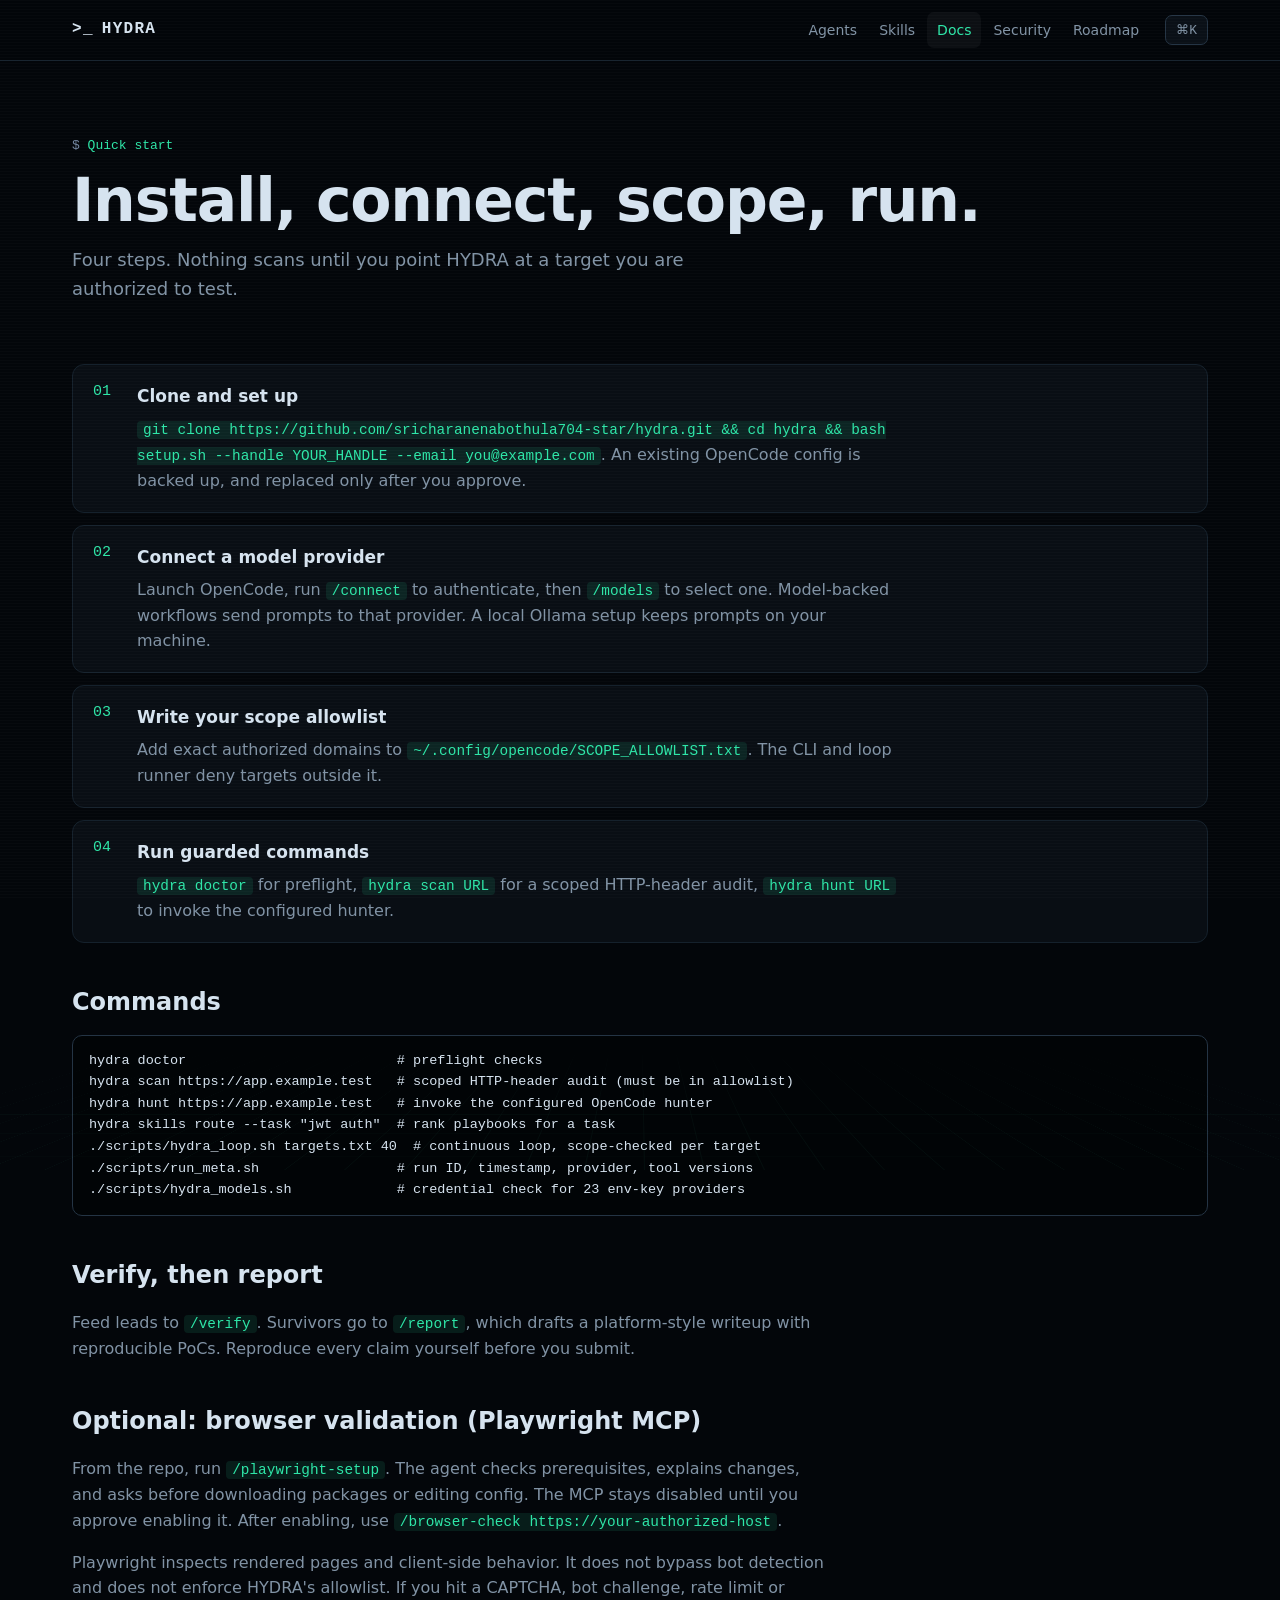
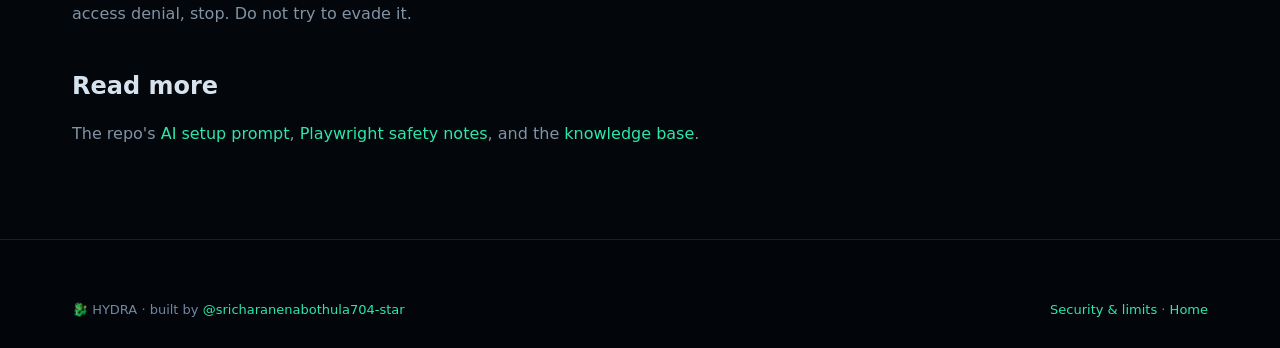
<file: docs.html>
<!DOCTYPE html>
<html lang="en">
<head>
<script>document.documentElement.classList.add("js")</script>
<meta charset="UTF-8">
<meta name="viewport" content="width=device-width, initial-scale=1">
<title>Docs · HYDRA</title>
<meta name="description" content="HYDRA quick start: install, connect a model provider, set the scope allowlist and run guarded commands.">
<meta name="theme-color" content="#03060a">
<link rel="canonical" href="https://sricharanenabothula704-star.github.io/hydra-site-v2/docs.html">
<meta property="og:url" content="https://sricharanenabothula704-star.github.io/hydra-site-v2/docs.html">
<meta property="og:site_name" content="HYDRA">
<meta property="og:type" content="article">
<meta property="og:title" content="Docs · HYDRA">
<meta property="og:description" content="HYDRA quick start: install, connect a model provider, set the scope allowlist and run guarded commands.">
<meta property="og:image" content="https://sricharanenabothula704-star.github.io/hydra-site-v2/og.png">
<meta property="og:image:alt" content="HYDRA: 7 AI agents for scoped bug bounty work">
<meta name="twitter:card" content="summary_large_image">
<meta name="twitter:title" content="Docs · HYDRA">
<meta name="twitter:description" content="HYDRA quick start: install, connect a model provider, set the scope allowlist and run guarded commands.">
<meta name="twitter:image" content="https://sricharanenabothula704-star.github.io/hydra-site-v2/og.png">
<script type="application/ld+json">{"@context": "https://schema.org", "@graph": [{"@type": "TechArticle", "headline": "HYDRA quick start", "description": "HYDRA quick start: install, connect a model provider, set the scope allowlist and run guarded commands.", "url": "https://sricharanenabothula704-star.github.io/hydra-site-v2/docs.html", "author": {"@type": "Person", "name": "sricharanenabothula704-star"}}]}</script>
<link rel="icon" href="data:image/svg+xml,<svg xmlns='http://www.w3.org/2000/svg' viewBox='0 0 24 24' fill='none' stroke='%232ee6a8' stroke-width='2'><path d='M12 2c1 4-3 5-3 9a3 3 0 0 0 6 0c0-2-1-3-1-3s3 1 3 4a5 5 0 0 1-10 0c0-5 4-6 5-10z'/></svg>">
<link rel="stylesheet" href="assets/style.css">
<script type="module" src="assets/app.js"></script>
</head>
<body data-scene="docs">
<a class="skip" href="#main">Skip to content</a>

<header class="site-header"><nav class="nav" aria-label="Main">
  <div class="nav-in">
    <a class="logo" href="index.html"><span class="prompt">&gt;_</span> HYDRA</a>
    <div class="nav-links">
      <a href="agents.html">Agents</a>
      <a href="skills.html">Skills</a>
      <a href="docs.html" aria-current="page">Docs</a>
      <a href="security.html">Security</a>
      <a href="roadmap.html">Roadmap</a>
    </div>
    <div class="nav-right"><button class="pal-btn" type="button" aria-label="Open command palette">⌘K</button></div>
    <button class="nav-toggle" type="button" aria-expanded="false" aria-label="Menu">menu</button>
  </div>
</nav></header>

<div class="palette" id="palette" role="dialog" aria-modal="true" aria-label="Command palette">
  <div class="palette-box">
    <input class="palette-input" id="palInput" placeholder="jump to… (type to filter)" aria-label="Filter commands" autocomplete="off">
    <ul class="palette-list" id="palList" role="listbox"></ul>
  </div>
</div>
<canvas class="rain" id="rain" aria-hidden="true"></canvas>

<main id="main">
<section class="page-hero">
  <div class="wrap">
    <span class="kicker">Quick start</span>
    <h1>Install, connect, scope, run.</h1>
    <p>Four steps. Nothing scans until you point HYDRA at a target you are authorized to test.</p>
  </div>
</section>

<section style="padding-top:20px">
  <div class="wrap prose">
    <div class="steps">
      <div class="step"><h3>Clone and set up</h3><p><code>git clone https://github.com/sricharanenabothula704-star/hydra.git &amp;&amp; cd hydra &amp;&amp; bash setup.sh --handle YOUR_HANDLE --email you@example.com</code>. An existing OpenCode config is backed up, and replaced only after you approve.</p></div>
      <div class="step"><h3>Connect a model provider</h3><p>Launch OpenCode, run <code>/connect</code> to authenticate, then <code>/models</code> to select one. Model-backed workflows send prompts to that provider. A local Ollama setup keeps prompts on your machine.</p></div>
      <div class="step"><h3>Write your scope allowlist</h3><p>Add exact authorized domains to <code>~/.config/opencode/SCOPE_ALLOWLIST.txt</code>. The CLI and loop runner deny targets outside it.</p></div>
      <div class="step"><h3>Run guarded commands</h3><p><code>hydra doctor</code> for preflight, <code>hydra scan URL</code> for a scoped HTTP-header audit, <code>hydra hunt URL</code> to invoke the configured hunter.</p></div>
    </div>

    <h2>Commands</h2>
<pre>hydra doctor                          # preflight checks
hydra scan https://app.example.test   # scoped HTTP-header audit (must be in allowlist)
hydra hunt https://app.example.test   # invoke the configured OpenCode hunter
hydra skills route --task "jwt auth"  # rank playbooks for a task
./scripts/hydra_loop.sh targets.txt 40  # continuous loop, scope-checked per target
./scripts/run_meta.sh                 # run ID, timestamp, provider, tool versions
./scripts/hydra_models.sh             # credential check for 23 env-key providers</pre>

    <h2>Verify, then report</h2>
    <p>Feed leads to <code>/verify</code>. Survivors go to <code>/report</code>, which drafts a platform-style writeup with reproducible PoCs. Reproduce every claim yourself before you submit.</p>

    <h2>Optional: browser validation (Playwright MCP)</h2>
    <p>From the repo, run <code>/playwright-setup</code>. The agent checks prerequisites, explains changes, and asks before downloading packages or editing config. The MCP stays disabled until you approve enabling it. After enabling, use <code>/browser-check https://your-authorized-host</code>.</p>
    <p>Playwright inspects rendered pages and client-side behavior. It does not bypass bot detection and does not enforce HYDRA's allowlist. If you hit a CAPTCHA, bot challenge, rate limit or access denial, stop. Do not try to evade it.</p>

    <h2>Read more</h2>
    <p>The repo's <a href="https://github.com/sricharanenabothula704-star/hydra/blob/main/docs/AI_SETUP_PROMPT.md">AI setup prompt</a>, <a href="https://github.com/sricharanenabothula704-star/hydra/blob/main/docs/PLAYWRIGHT_MCP.md">Playwright safety notes</a>, and the <a href="https://github.com/sricharanenabothula704-star/hydra/tree/main/knowledge_base">knowledge base</a>.</p>
  </div>
</section>
</main>

<footer>
  <div class="wrap">
    <div class="foot-bottom" style="margin-top:0;border-top:0;padding-top:0">
      <span>🐉 HYDRA · built by <a href="https://github.com/sricharanenabothula704-star" target="_blank" rel="noopener">@sricharanenabothula704-star</a></span>
      <span><a href="security.html">Security &amp; limits</a> · <a href="index.html">Home</a></span>
    </div>
  </div>
</footer>
</body>
</html>
</file>
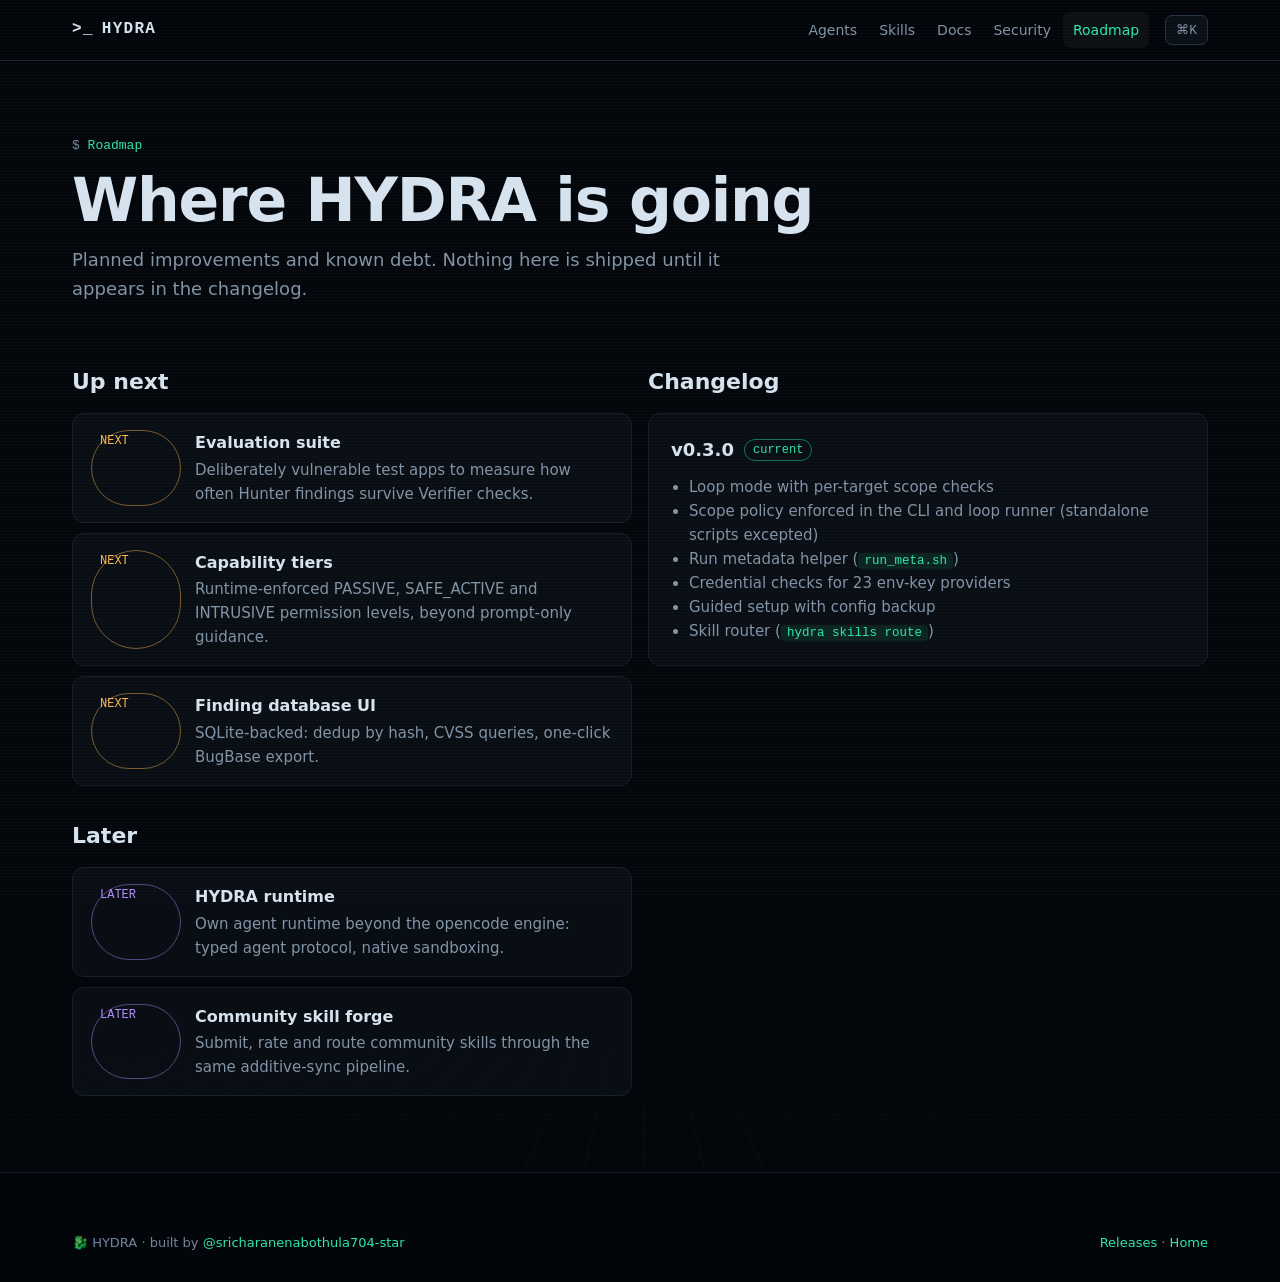
<file: roadmap.html>
<!DOCTYPE html>
<html lang="en">
<head>
<script>document.documentElement.classList.add("js")</script>
<meta charset="UTF-8">
<meta name="viewport" content="width=device-width, initial-scale=1">
<title>Roadmap · HYDRA</title>
<meta name="description" content="HYDRA's roadmap and v0.3.0 changelog: what shipped, what is next, what is later.">
<meta name="theme-color" content="#03060a">
<link rel="canonical" href="https://sricharanenabothula704-star.github.io/hydra-site-v2/roadmap.html">
<meta property="og:url" content="https://sricharanenabothula704-star.github.io/hydra-site-v2/roadmap.html">
<meta property="og:site_name" content="HYDRA">
<meta property="og:type" content="website">
<meta property="og:title" content="Roadmap · HYDRA">
<meta property="og:description" content="HYDRA&#x27;s roadmap and v0.3.0 changelog: what shipped, what is next, what is later.">
<meta property="og:image" content="https://sricharanenabothula704-star.github.io/hydra-site-v2/og.png">
<meta property="og:image:alt" content="HYDRA: 7 AI agents for scoped bug bounty work">
<meta name="twitter:card" content="summary_large_image">
<meta name="twitter:title" content="Roadmap · HYDRA">
<meta name="twitter:description" content="HYDRA&#x27;s roadmap and v0.3.0 changelog: what shipped, what is next, what is later.">
<meta name="twitter:image" content="https://sricharanenabothula704-star.github.io/hydra-site-v2/og.png">
<script type="application/ld+json">{"@context": "https://schema.org", "@graph": [{"@type": "CreativeWork", "name": "HYDRA roadmap", "description": "HYDRA's roadmap and v0.3.0 changelog: what shipped, what is next, what is later.", "url": "https://sricharanenabothula704-star.github.io/hydra-site-v2/roadmap.html", "author": {"@type": "Person", "name": "sricharanenabothula704-star"}}]}</script>
<link rel="icon" href="data:image/svg+xml,<svg xmlns='http://www.w3.org/2000/svg' viewBox='0 0 24 24' fill='none' stroke='%232ee6a8' stroke-width='2'><path d='M12 2c1 4-3 5-3 9a3 3 0 0 0 6 0c0-2-1-3-1-3s3 1 3 4a5 5 0 0 1-10 0c0-5 4-6 5-10z'/></svg>">
<link rel="stylesheet" href="assets/style.css">
<script type="module" src="assets/app.js"></script>
</head>
<body data-scene="roadmap">
<a class="skip" href="#main">Skip to content</a>

<header class="site-header"><nav class="nav" aria-label="Main">
  <div class="nav-in">
    <a class="logo" href="index.html"><span class="prompt">&gt;_</span> HYDRA</a>
    <div class="nav-links">
      <a href="agents.html">Agents</a>
      <a href="skills.html">Skills</a>
      <a href="docs.html">Docs</a>
      <a href="security.html">Security</a>
      <a href="roadmap.html" aria-current="page">Roadmap</a>
    </div>
    <div class="nav-right"><button class="pal-btn" type="button" aria-label="Open command palette">⌘K</button></div>
    <button class="nav-toggle" type="button" aria-expanded="false" aria-label="Menu">menu</button>
  </div>
</nav></header>

<div class="palette" id="palette" role="dialog" aria-modal="true" aria-label="Command palette">
  <div class="palette-box">
    <input class="palette-input" id="palInput" placeholder="jump to… (type to filter)" aria-label="Filter commands" autocomplete="off">
    <ul class="palette-list" id="palList" role="listbox"></ul>
  </div>
</div>
<canvas class="rain" id="rain" aria-hidden="true"></canvas>

<main id="main">
<section class="page-hero">
  <div class="wrap">
    <span class="kicker">Roadmap</span>
    <h1>Where HYDRA is going</h1>
    <p>Planned improvements and known debt. Nothing here is shipped until it appears in the changelog.</p>
  </div>
</section>

<section style="padding-top:20px">
  <div class="wrap grid-2" style="align-items:start">
    <div>
      <h2 style="font-size:22px;margin:0 0 14px">Up next</h2>
      <div class="roadmap">
        <div class="ritem rv"><span class="tag next">NEXT</span><div><b>Evaluation suite</b><p>Deliberately vulnerable test apps to measure how often Hunter findings survive Verifier checks.</p></div></div>
        <div class="ritem rv"><span class="tag next">NEXT</span><div><b>Capability tiers</b><p>Runtime-enforced PASSIVE, SAFE_ACTIVE and INTRUSIVE permission levels, beyond prompt-only guidance.</p></div></div>
        <div class="ritem rv"><span class="tag next">NEXT</span><div><b>Finding database UI</b><p>SQLite-backed: dedup by hash, CVSS queries, one-click BugBase export.</p></div></div>
      </div>
      <h2 style="font-size:22px;margin:32px 0 14px">Later</h2>
      <div class="roadmap">
        <div class="ritem rv"><span class="tag later">LATER</span><div><b>HYDRA runtime</b><p>Own agent runtime beyond the opencode engine: typed agent protocol, native sandboxing.</p></div></div>
        <div class="ritem rv"><span class="tag later">LATER</span><div><b>Community skill forge</b><p>Submit, rate and route community skills through the same additive-sync pipeline.</p></div></div>
      </div>
    </div>
    <div>
      <h2 style="font-size:22px;margin:0 0 14px">Changelog</h2>
      <div class="card rv">
        <h3>v0.3.0 <span class="tag now">current</span></h3>
        <ul role="list">
          <li>Loop mode with per-target scope checks</li>
          <li>Scope policy enforced in the CLI and loop runner (standalone scripts excepted)</li>
          <li>Run metadata helper (<code>run_meta.sh</code>)</li>
          <li>Credential checks for 23 env-key providers</li>
          <li>Guided setup with config backup</li>
          <li>Skill router (<code>hydra skills route</code>)</li>
        </ul>
      </div>
    </div>
  </div>
</section>
</main>

<footer>
  <div class="wrap">
    <div class="foot-bottom" style="margin-top:0;border-top:0;padding-top:0">
      <span>🐉 HYDRA · built by <a href="https://github.com/sricharanenabothula704-star" target="_blank" rel="noopener">@sricharanenabothula704-star</a></span>
      <span><a href="https://github.com/sricharanenabothula704-star/hydra/releases">Releases</a> · <a href="index.html">Home</a></span>
    </div>
  </div>
</footer>
</body>
</html>
</file>
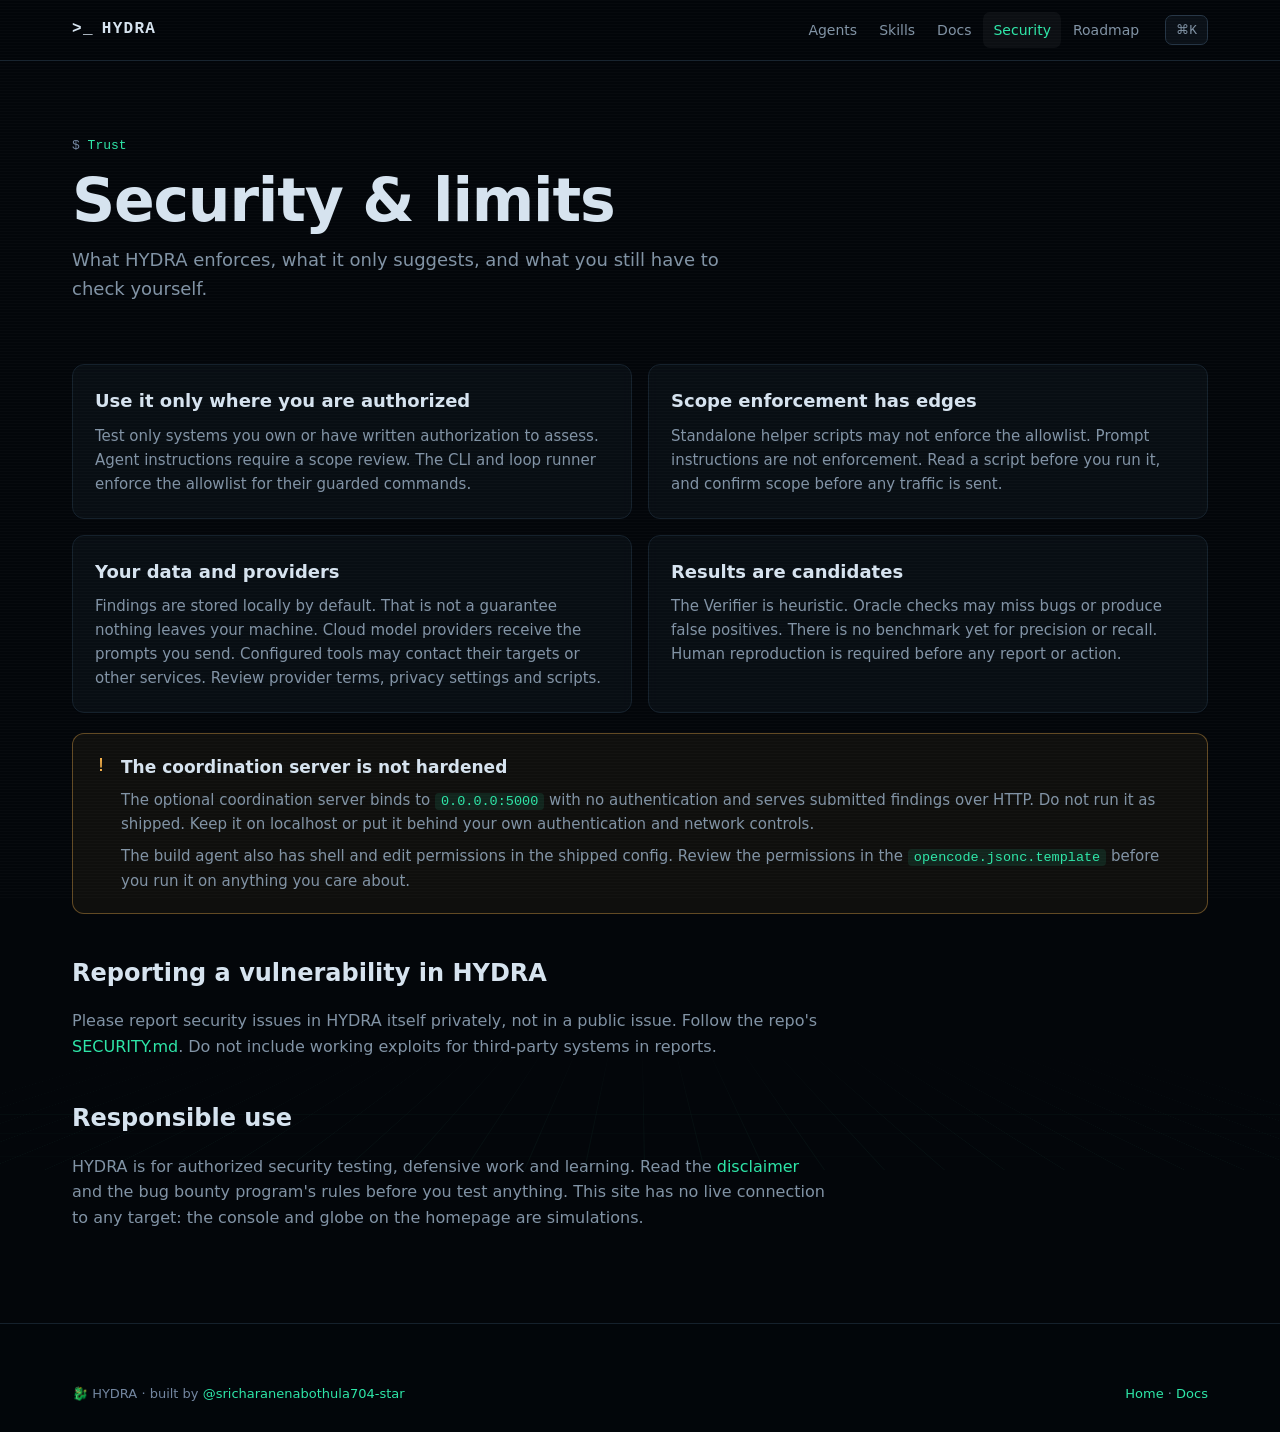
<file: security.html>
<!DOCTYPE html>
<html lang="en">
<head>
<script>document.documentElement.classList.add("js")</script>
<meta charset="UTF-8">
<meta name="viewport" content="width=device-width, initial-scale=1">
<title>Security &amp; limits · HYDRA</title>
<meta name="description" content="HYDRA's responsible-use rules, scope boundary, data handling, known limitations and security-reporting path.">
<meta name="theme-color" content="#03060a">
<link rel="canonical" href="https://sricharanenabothula704-star.github.io/hydra-site-v2/security.html">
<meta property="og:url" content="https://sricharanenabothula704-star.github.io/hydra-site-v2/security.html">
<meta property="og:site_name" content="HYDRA">
<meta property="og:type" content="website">
<meta property="og:title" content="Security &amp;amp; limits · HYDRA">
<meta property="og:description" content="HYDRA&#x27;s responsible-use rules, scope boundary, data handling, known limitations and security-reporting path.">
<meta property="og:image" content="https://sricharanenabothula704-star.github.io/hydra-site-v2/og.png">
<meta property="og:image:alt" content="HYDRA: 7 AI agents for scoped bug bounty work">
<meta name="twitter:card" content="summary_large_image">
<meta name="twitter:title" content="Security &amp;amp; limits · HYDRA">
<meta name="twitter:description" content="HYDRA&#x27;s responsible-use rules, scope boundary, data handling, known limitations and security-reporting path.">
<meta name="twitter:image" content="https://sricharanenabothula704-star.github.io/hydra-site-v2/og.png">
<link rel="icon" href="data:image/svg+xml,<svg xmlns='http://www.w3.org/2000/svg' viewBox='0 0 24 24' fill='none' stroke='%232ee6a8' stroke-width='2'><path d='M12 2c1 4-3 5-3 9a3 3 0 0 0 6 0c0-2-1-3-1-3s3 1 3 4a5 5 0 0 1-10 0c0-5 4-6 5-10z'/></svg>">
<link rel="stylesheet" href="assets/style.css">
<script type="module" src="assets/app.js"></script>
</head>
<body data-scene="security">
<a class="skip" href="#main">Skip to content</a>

<header class="site-header"><nav class="nav" aria-label="Main">
  <div class="nav-in">
    <a class="logo" href="index.html"><span class="prompt">&gt;_</span> HYDRA</a>
    <div class="nav-links">
      <a href="agents.html">Agents</a>
      <a href="skills.html">Skills</a>
      <a href="docs.html">Docs</a>
      <a href="security.html" aria-current="page">Security</a>
      <a href="roadmap.html">Roadmap</a>
    </div>
    <div class="nav-right"><button class="pal-btn" type="button" aria-label="Open command palette">⌘K</button></div>
    <button class="nav-toggle" type="button" aria-expanded="false" aria-label="Menu">menu</button>
  </div>
</nav></header>

<div class="palette" id="palette" role="dialog" aria-modal="true" aria-label="Command palette">
  <div class="palette-box">
    <input class="palette-input" id="palInput" placeholder="jump to… (type to filter)" aria-label="Filter commands" autocomplete="off">
    <ul class="palette-list" id="palList" role="listbox"></ul>
  </div>
</div>
<canvas class="rain" id="rain" aria-hidden="true"></canvas>

<main id="main">
<section class="page-hero">
  <div class="wrap">
    <span class="kicker">Trust</span>
    <h1>Security &amp; limits</h1>
    <p>What HYDRA enforces, what it only suggests, and what you still have to check yourself.</p>
  </div>
</section>

<section style="padding-top:20px">
  <div class="wrap">
    <div class="grid-2">
      <div class="card rv"><h3>Use it only where you are authorized</h3><p>Test only systems you own or have written authorization to assess. Agent instructions require a scope review. The CLI and loop runner enforce the allowlist for their guarded commands.</p></div>
      <div class="card rv"><h3>Scope enforcement has edges</h3><p>Standalone helper scripts may not enforce the allowlist. Prompt instructions are not enforcement. Read a script before you run it, and confirm scope before any traffic is sent.</p></div>
      <div class="card rv"><h3>Your data and providers</h3><p>Findings are stored locally by default. That is not a guarantee nothing leaves your machine. Cloud model providers receive the prompts you send. Configured tools may contact their targets or other services. Review provider terms, privacy settings and scripts.</p></div>
      <div class="card rv"><h3>Results are candidates</h3><p>The Verifier is heuristic. Oracle checks may miss bugs or produce false positives. There is no benchmark yet for precision or recall. Human reproduction is required before any report or action.</p></div>
    </div>

    <div class="callout rv" style="margin-top:20px">
      <div class="sym">!</div>
      <div>
        <h3>The coordination server is not hardened</h3>
        <p>The optional coordination server binds to <code>0.0.0.0:5000</code> with no authentication and serves submitted findings over HTTP. Do not run it as shipped. Keep it on localhost or put it behind your own authentication and network controls.</p>
        <p>The build agent also has shell and edit permissions in the shipped config. Review the permissions in the <code>opencode.jsonc.template</code> before you run it on anything you care about.</p>
      </div>
    </div>

    <h2 style="margin:40px 0 12px;font-size:24px">Reporting a vulnerability in HYDRA</h2>
    <p style="color:var(--mute);max-width:760px">Please report security issues in HYDRA itself privately, not in a public issue. Follow the repo's <a href="https://github.com/sricharanenabothula704-star/hydra/blob/main/SECURITY.md">SECURITY.md</a>. Do not include working exploits for third-party systems in reports.</p>

    <h2 style="margin:40px 0 12px;font-size:24px">Responsible use</h2>
    <p style="color:var(--mute);max-width:760px">HYDRA is for authorized security testing, defensive work and learning. Read the <a href="https://github.com/sricharanenabothula704-star/hydra/blob/main/DISCLAIMER.md">disclaimer</a> and the bug bounty program's rules before you test anything. This site has no live connection to any target: the console and globe on the homepage are simulations.</p>
  </div>
</section>
</main>

<footer>
  <div class="wrap">
    <div class="foot-bottom" style="margin-top:0;border-top:0;padding-top:0">
      <span>🐉 HYDRA · built by <a href="https://github.com/sricharanenabothula704-star" target="_blank" rel="noopener">@sricharanenabothula704-star</a></span>
      <span><a href="index.html">Home</a> · <a href="docs.html">Docs</a></span>
    </div>
  </div>
</footer>
</body>
</html>
</file>
<file: assets/style.css>
/* HYDRA v2 — full-3D hacker console.
   Works without JS or WebGL: 3D canvases are progressive, and .no-3d shows static fallbacks. */

:root {
  --bg: #03060a;
  --panel: rgba(10, 16, 23, 0.82);
  --panel-solid: #0a1017;
  --line: #15212c;
  --line-2: #243444;
  --text: #d6e3ef;
  --mute: #8193a5;
  --faint: #7386a0;
  --green: #2ee6a8;
  --red: #ff4d5e;
  --amber: #ffb84d;
  --blue: #4db8ff;
  --violet: #b18cff;
  --cyan: #38f0ff;
  --mono: ui-monospace, SFMono-Regular, Consolas, "Liberation Mono", Menlo, monospace;
  --sans: system-ui, -apple-system, "Segoe UI", Roboto, "Helvetica Neue", Arial, sans-serif;
  --radius: 12px;
  --maxw: 1180px;
}

*, *::before, *::after { box-sizing: border-box; }
html { color-scheme: dark; scroll-behavior: smooth; -webkit-text-size-adjust: 100%; }
body {
  margin: 0;
  background: var(--bg);
  color: var(--text);
  font-family: var(--sans);
  font-size: 16px;
  line-height: 1.6;
  overflow-x: hidden;
}
body::before {
  /* perspective floor grid behind everything */
  content: "";
  position: fixed;
  left: -20%;
  right: -20%;
  bottom: -30%;
  height: 70vh;
  background-image:
    linear-gradient(rgba(46, 230, 168, 0.12) 1px, transparent 1px),
    linear-gradient(90deg, rgba(46, 230, 168, 0.12) 1px, transparent 1px);
  background-size: 60px 60px;
  transform: perspective(500px) rotateX(62deg);
  transform-origin: center bottom;
  opacity: 0.35;
  pointer-events: none;
  z-index: 0;
  -webkit-mask-image: linear-gradient(to top, #000 10%, transparent 70%);
  mask-image: linear-gradient(to top, #000 10%, transparent 70%);
}
body::after {
  content: "";
  position: fixed;
  inset: 0;
  pointer-events: none;
  z-index: 200;
  background: repeating-linear-gradient(to bottom, rgba(255,255,255,0.02) 0 1px, transparent 1px 3px);
}
main, footer, .nav { position: relative; z-index: 1; }

img, svg, canvas { display: block; max-width: 100%; }
a { color: var(--green); text-decoration: none; }
a:hover { text-decoration: underline; }
:focus-visible { outline: 2px solid var(--cyan); outline-offset: 3px; border-radius: 4px; }
code, kbd { font-family: var(--mono); font-size: 0.9em; }
code { overflow-wrap: anywhere; }
code { color: var(--green); background: rgba(46,230,168,0.1); padding: 1px 6px; border-radius: 4px; }
kbd {
  border: 1px solid var(--line-2);
  border-bottom-width: 2px;
  border-radius: 5px;
  padding: 1px 6px;
  color: var(--mute);
  background: var(--panel-solid);
}
.wrap { max-width: var(--maxw); margin: 0 auto; padding: 0 22px; }
section { padding: 76px 0; position: relative; }
.visually-hidden { position: absolute; width: 1px; height: 1px; overflow: hidden; clip: rect(0 0 0 0); white-space: nowrap; }

/* ---------- type ---------- */
.kicker { font-family: var(--mono); font-size: 13px; color: var(--green); display: inline-block; margin-bottom: 12px; }
.kicker::before { content: "$ "; color: var(--faint); }
.sec-head { margin-bottom: 44px; max-width: 780px; }
.sec-head h2 { font-size: clamp(28px, 4.2vw, 44px); line-height: 1.12; margin: 0 0 14px; letter-spacing: -0.02em; }
.sec-head p { color: var(--mute); margin: 0; font-size: 17px; }
.grad {
  background: linear-gradient(90deg, var(--green), var(--cyan) 50%, var(--violet));
  -webkit-background-clip: text;
  background-clip: text;
  color: transparent;
}
.decrypt { font-family: var(--mono); }

/* ---------- buttons ---------- */
.btn {
  display: inline-flex; align-items: center; gap: 9px;
  padding: 12px 20px; border-radius: 9px;
  font: 600 15px/1 var(--sans);
  border: 1px solid var(--line-2); color: var(--text);
  background: var(--bg); cursor: pointer;
  transition: border-color .2s, box-shadow .2s, transform .2s, color .2s;
}
.btn:hover { text-decoration: none; border-color: var(--green); color: var(--green); transform: translateY(-1px); }
.btn-primary { background: var(--green); border-color: var(--green); color: #03140e; box-shadow: 0 10px 40px -12px rgba(46,230,168,.6); }
.btn-primary:hover { background: #64f2c6; color: #03140e; }
.btn-ghost:hover { box-shadow: 0 0 24px -6px rgba(46,230,168,.5); }

/* ---------- nav ---------- */
.site-header { position: sticky; top: 0; z-index: 60; }
.nav {
  position: relative;
  background: rgba(3,6,10,.72);
  backdrop-filter: blur(14px); -webkit-backdrop-filter: blur(14px);
  border-bottom: 1px solid var(--line);
}
.nav-in { max-width: var(--maxw); margin: 0 auto; padding: 12px 22px; display: flex; align-items: center; gap: 16px; }
.logo { font-family: var(--mono); font-weight: 700; letter-spacing: .08em; color: var(--text); display: inline-flex; gap: 8px; align-items: center; white-space: nowrap; }
.logo:hover { text-decoration: none; }
.logo .glyph { width: 22px; height: 22px; }
.nav-links { display: flex; gap: 2px; margin-left: auto; }
.nav-links a { color: var(--mute); font-size: 14px; padding: 7px 10px; border-radius: 7px; }
.nav-links a:hover, .nav-links a[aria-current="page"] { color: var(--text); background: rgba(255,255,255,.04); text-decoration: none; }
.nav-links a[aria-current="page"] { color: var(--green); }
.nav-right { display: flex; gap: 8px; align-items: center; }
.pal-btn {
  font: 13px var(--mono); color: var(--mute); background: var(--panel-solid);
  border: 1px solid var(--line-2); border-radius: 7px; padding: 6px 10px; cursor: pointer;
}
.pal-btn:hover { color: var(--green); border-color: var(--green); }
.nav-toggle { display: none; font: 600 14px var(--mono); color: var(--text); background: var(--panel-solid); border: 1px solid var(--line-2); border-radius: 8px; padding: 8px 12px; cursor: pointer; }


/* ---------- boot ---------- */
.boot {
  position: fixed; inset: 0; z-index: 300; background: var(--bg);
  display: flex; align-items: center; justify-content: center; padding: 24px;
  transition: opacity .5s ease, visibility .5s;
}
.boot.done { opacity: 0; visibility: hidden; }
.boot-box { width: min(640px, 100%); font: 14px/1.75 var(--mono); color: var(--mute); }
.boot-box .ok { color: var(--green); }
.boot-box .warn { color: var(--amber); }
.boot-skip { position: absolute; right: 22px; bottom: 22px; font: 13px var(--mono); color: var(--faint); background: none; border: 1px solid var(--line-2); border-radius: 6px; padding: 6px 10px; cursor: pointer; }

/* ---------- command palette ---------- */
.palette { position: fixed; inset: 0; z-index: 250; background: rgba(2,4,7,.7); backdrop-filter: blur(4px); display: none; align-items: flex-start; justify-content: center; padding-top: 14vh; }
.palette.open { display: flex; }
.palette-box { width: min(560px, calc(100% - 32px)); background: var(--panel-solid); border: 1px solid var(--line-2); border-radius: 14px; overflow: hidden; box-shadow: 0 30px 80px rgba(0,0,0,.6); }
.palette-input { width: 100%; background: none; border: 0; border-bottom: 1px solid var(--line); color: var(--text); font: 16px var(--mono); padding: 16px 18px; outline: none; }
.palette-list { list-style: none; margin: 0; padding: 6px; max-height: 360px; overflow-y: auto; }
.palette-item { display: flex; justify-content: space-between; gap: 12px; padding: 10px 12px; border-radius: 8px; color: var(--mute); cursor: pointer; font-size: 15px; }
.palette-item[aria-selected="true"] { background: rgba(46,230,168,.1); color: var(--text); }
.palette-item small { font: 12px var(--mono); color: var(--faint); }

/* ---------- hero ---------- */
.hero { min-height: calc(100vh - 62px); display: flex; align-items: center; padding: 56px 0 72px; position: relative; overflow: hidden; }
/* the 3D stage lives in the right half; copy stays on the left */
.hero-3d, .node-tags, .hero .fallback-3d {
  position: absolute; top: 0; bottom: 0; right: 0; width: 50%; height: 100%; z-index: 0;
}
.hero-3d { display: block; }
.node-tags { z-index: 2; }
.hero-grid { position: relative; z-index: 1; display: grid; grid-template-columns: minmax(0, 1.1fr) minmax(0, 1fr); gap: 40px; align-items: center; }
/* scrim keeps hero copy readable no matter what the 3D does behind it */
.hero-grid > div:first-child { position: relative; }
.hero-grid > div:first-child::before {
  content: ""; position: absolute; inset: -40px -80px -40px -40px; z-index: -1;
  background: radial-gradient(120% 120% at 20% 50%, var(--bg) 42%, rgba(3,6,10,.82) 62%, transparent 100%);
}
.badge { display: flex; width: max-content; align-items: center; gap: 8px; font: 12.5px var(--mono); color: var(--mute); border: 1px solid var(--line-2); border-radius: 999px; padding: 5px 12px; background: var(--panel-solid); margin-bottom: 24px; }
.badge .pulse { width: 8px; height: 8px; border-radius: 50%; background: var(--green); box-shadow: 0 0 0 0 rgba(46,230,168,.6); animation: pulse 2s infinite; }
@keyframes pulse { 0% { box-shadow: 0 0 0 0 rgba(46,230,168,.55);} 70% { box-shadow: 0 0 0 10px rgba(46,230,168,0);} 100% { box-shadow: 0 0 0 0 rgba(46,230,168,0);} }
.title {
  position: relative; display: block; width: max-content; margin: 0 0 14px;
  font: 800 clamp(64px, 11vw, 124px)/0.95 var(--mono); letter-spacing: .05em;
  background: linear-gradient(170deg, #eafff8 0%, var(--green) 55%, #16a37a 100%);
  -webkit-background-clip: text; background-clip: text; color: transparent;
}
.tagline { font-size: 19px; color: var(--mute); max-width: 540px; margin: 0 0 30px; }
.tagline b { color: var(--text); font-weight: 600; }
.hero-cta { display: flex; flex-wrap: wrap; gap: 12px; margin-bottom: 24px; }
.cmd { min-width: 0; display: flex; align-items: center; gap: 10px; max-width: 100%; background: rgba(2,4,6,.85); border: 1px solid var(--line-2); border-radius: 10px; padding: 10px 10px 10px 16px; font: 14px var(--mono); }
.cmd .p { color: var(--green); user-select: none; }
.cmd code { background: none; padding: 0; color: var(--text); flex: 1; min-width: 0; overflow-x: auto; white-space: nowrap; font-size: 14px; }
.copy-btn { flex: none; font: 600 13px var(--mono); color: var(--mute); background: var(--panel-solid); border: 1px solid var(--line-2); border-radius: 6px; padding: 6px 10px; cursor: pointer; }
.copy-btn:hover { color: var(--green); border-color: var(--green); }
.stat-row { display: grid; grid-template-columns: repeat(4, minmax(0, 1fr)); gap: 1px; background: var(--line); border: 1px solid var(--line); border-radius: var(--radius); overflow: hidden; margin-top: 34px; }
.stat-row div { background: var(--panel-solid); padding: 14px 12px; }
.stat-row b { display: block; font: 700 24px/1.1 var(--mono); color: var(--green); }
.stat-row span { font-size: 13px; color: var(--mute); }

/* node labels (positioned by hero3d.js) */
.node-tags { pointer-events: none; }
.node-tag {
  position: absolute; left: 0; top: 0; transform: translate(-50%, -50%);
  font: 12px var(--mono); padding: 4px 9px; border-radius: 999px;
  background: rgba(3,6,10,.8); border: 1px solid var(--c); color: var(--c);
  pointer-events: auto; cursor: pointer; white-space: nowrap; will-change: transform;
}
.node-tag:hover, .node-tag:focus-visible { background: var(--c); color: #03060a; }
.agent-panel {
  position: absolute; z-index: 3; right: 16px; bottom: 16px; width: min(340px, calc(100% - 32px));
  background: var(--panel); border: 1px solid var(--line-2); border-left: 3px solid var(--c, var(--green));
  border-radius: var(--radius); padding: 16px 18px; backdrop-filter: blur(10px); display: none;
}
.agent-panel.show { display: block; }
.agent-panel h3 { margin: 0 0 4px; font: 700 17px var(--mono); color: var(--c, var(--green)); }
.agent-panel .meta { font: 12px var(--mono); color: var(--faint); margin-bottom: 8px; }
.agent-panel p { margin: 0; color: var(--mute); font-size: 14.5px; }
.agent-panel .x { position: absolute; top: 8px; right: 10px; background: none; border: 0; color: var(--faint); cursor: pointer; font-size: 18px; }

/* no-WebGL / reduced-motion fallback: each scene gets .is-3d only after it starts */
.fallback-3d { display: none; }
.hero:not(.is-3d) .hero-3d,
.pipe-wrap:not(.is-3d) .pipe-canvas,
.scene-frame:not(.is-3d) .map-canvas,
.const-wrap:not(.is-3d) .const-canvas { display: none; }
.hero:not(.is-3d) .fallback-3d { display: block; }
.scene-frame:not(.is-3d)::after,
.const-wrap:not(.is-3d)::after {
  content: attr(data-fallback);
  position: absolute;
  left: 50%;
  top: 50%;
  transform: translate(-50%, -50%);
  font: 13px var(--mono);
  color: var(--faint);
  text-align: center;
  max-width: 80%;
}
.fallback-ring {
  width: min(360px, 80vw); aspect-ratio: 1; margin: 0 auto; border-radius: 50%;
  border: 1px dashed var(--line-2); position: relative;
  background: radial-gradient(circle, rgba(46,230,168,.12), transparent 60%);
}
.fallback-ring i { position: absolute; width: 14px; height: 14px; border-radius: 50%; background: var(--c); box-shadow: 0 0 14px var(--c); transform: translate(-50%, -50%); }

/* ---------- scroll pipeline ---------- */
.pipe-wrap { position: relative; height: 240vh; }
.pipe-stick { position: sticky; top: 62px; height: calc(100vh - 62px); min-height: 520px; display: grid; grid-template-columns: minmax(0, 1fr) minmax(0, 1.25fr); align-items: center; gap: 32px; max-width: var(--maxw); margin: 0 auto; padding: 0 22px 0 44px; }
.pipe-canvas { position: absolute; inset: 0; width: 100%; height: 100%; z-index: 0; }
.pipe-copy { position: relative; z-index: 1; }
.stop { position: absolute; opacity: 0; transform: translateY(18px); transition: opacity .6s, transform .6s; pointer-events: none; }
.stop.on { opacity: 1; transform: none; pointer-events: auto; position: relative; }
.stop .n { font: 13px var(--mono); color: var(--faint); }
.stop h3 { font: 800 clamp(30px,4vw,44px) var(--mono); margin: 8px 0 12px; letter-spacing: .03em; color: var(--c); }
.stop p { color: var(--mute); font-size: 17px; margin: 0 0 14px; max-width: 460px; }
.stop ul { margin: 0; padding: 0; list-style: none; color: var(--mute); font-size: 15px; }
.stop li::before { content: "› "; color: var(--c); font-family: var(--mono); }
.pipe-dots { position: absolute; left: 4px; top: 50%; transform: translateY(-50%); display: flex; flex-direction: column; gap: 14px; z-index: 2; }
.pipe-dots button { position: relative; width: 10px; height: 10px; border-radius: 50%; border: 1px solid var(--faint); background: transparent; cursor: pointer; padding: 0; }
.pipe-dots button::before { content: ""; position: absolute; inset: -17px; } /* 44px tap target around the 10px dot */
.pipe-dots button[aria-current="true"] { background: var(--c, var(--green)); border-color: var(--c, var(--green)); box-shadow: 0 0 12px var(--c, var(--green)); }
.gate-box { margin-top: 26px; border: 1px solid var(--line); border-radius: var(--radius); padding: 18px; background: var(--panel); }
.gate-box label { font: 13px var(--mono); color: var(--mute); display: flex; justify-content: space-between; margin-bottom: 10px; }
.gate-box input[type=range] { width: 100%; accent-color: var(--green); }
.gate-out { margin-top: 12px; font: 14px var(--mono); }
.gate-out b { display: block; font-size: 15px; }
.gate-out span { color: var(--mute); font-size: 13.5px; }

/* ---------- map (attack surface simulation) ---------- */
.two-col { display: grid; grid-template-columns: minmax(0, 1.3fr) minmax(0, 1fr); gap: 28px; align-items: start; }
.scene-frame { position: relative; border: 1px solid var(--line-2); border-radius: 16px; overflow: hidden; background: radial-gradient(ellipse at center, rgba(56,240,255,.06), transparent 70%), var(--panel-solid); height: 460px; }
.map-canvas { position: absolute; inset: 0; width: 100%; height: 100%; }
.scene-tag { position: absolute; left: 14px; top: 12px; z-index: 2; font: 12px var(--mono); color: var(--amber); background: rgba(3,6,10,.8); border: 1px solid rgba(255,184,77,.4); border-radius: 6px; padding: 4px 8px; }
.scene-ctrl { position: absolute; right: 12px; bottom: 12px; z-index: 2; display: flex; gap: 8px; }
.btn-sm { font: 13px var(--mono); color: var(--text); background: var(--panel-solid); border: 1px solid var(--line-2); border-radius: 7px; padding: 7px 12px; cursor: pointer; }
.btn-sm:hover { border-color: var(--green); color: var(--green); }
.log { font: 13.5px/1.75 var(--mono); color: var(--mute); background: var(--panel-solid); border: 1px solid var(--line-2); border-radius: 16px; padding: 18px; min-height: 420px; overflow-y: auto; max-height: 520px; white-space: pre-wrap; word-break: break-word; }
.ok { color: var(--green); } .warn { color: var(--amber); } .bad { color: var(--red); } .info { color: var(--blue); } .dim { color: var(--faint); } .vio { color: var(--violet); }
.target-row { display: flex; justify-content: space-between; gap: 10px; padding: 9px 0; border-bottom: 1px dashed var(--line); font: 13.5px var(--mono); }
.target-row:last-child { border-bottom: 0; }

/* ---------- constellation (skills) ---------- */
.const-wrap { position: relative; height: 520px; border: 1px solid var(--line-2); border-radius: 16px; overflow: hidden; background: radial-gradient(ellipse at center, rgba(177,140,255,.06), transparent 70%), var(--panel-solid); }
.const-canvas { position: absolute; inset: 0; width: 100%; height: 100%; cursor: grab; }
.const-legend { position: absolute; left: 14px; bottom: 12px; display: flex; flex-wrap: wrap; gap: 6px; z-index: 2; max-width: calc(100% - 28px); }
.const-legend button { font: 12px var(--mono); color: var(--mute); background: rgba(3,6,10,.8); border: 1px solid var(--line-2); border-radius: 999px; padding: 4px 10px; cursor: pointer; }
.const-legend button[aria-pressed="true"] { color: #03060a; border-color: transparent; }
.const-tip { position: absolute; z-index: 3; pointer-events: none; background: var(--panel-solid); border: 1px solid var(--line-2); border-radius: 8px; padding: 8px 10px; font: 12px var(--mono); max-width: 280px; display: none; }
.search { display: flex; align-items: center; gap: 10px; background: rgba(2,4,6,.85); border: 1px solid var(--line-2); border-radius: 10px; padding: 0 14px; max-width: 640px; }
.search .p { font: 15px var(--mono); color: var(--green); }
.search input { flex: 1; min-width: 0; background: none; border: 0; color: var(--text); font: 16px var(--sans); padding: 14px 0; outline: none; }
.filters { display: flex; flex-wrap: wrap; gap: 8px; margin: 16px 0 6px; }
.chip { font: 13px var(--mono); color: var(--mute); background: var(--panel-solid); border: 1px solid var(--line-2); border-radius: 999px; padding: 5px 12px; cursor: pointer; }
.chip:hover, .chip[aria-pressed="true"] { color: var(--green); border-color: var(--green); }
.count { font: 13px var(--mono); color: var(--mute); margin: 14px 0 16px; }
.skill-grid { display: grid; grid-template-columns: repeat(auto-fill, minmax(280px, 1fr)); gap: 12px; }
.skill { background: var(--panel); border: 1px solid var(--line); border-radius: 9px; padding: 13px 15px; min-width: 0; }
.skill b { font: 14px var(--mono); color: var(--text); word-break: break-word; }
.skill p { margin: 6px 0 0; font-size: 14px; color: var(--mute); }
.skill .cat { font: 11px var(--mono); color: var(--violet); }
.more { display: block; margin: 24px auto 0; }
.noscript { font: 14px var(--mono); color: var(--amber); border: 1px solid rgba(255,184,77,.35); border-radius: 8px; padding: 14px; }

/* ---------- terminal ---------- */
.term { border: 1px solid var(--line-2); border-radius: 16px; background: rgba(2,4,6,.9); overflow: hidden; box-shadow: 0 40px 100px -40px rgba(46,230,168,.25); }
.term-bar { display: flex; align-items: center; gap: 7px; padding: 11px 14px; background: var(--panel-solid); border-bottom: 1px solid var(--line); font: 12.5px var(--mono); color: var(--mute); }
.term-bar i { width: 11px; height: 11px; border-radius: 50%; display: inline-block; }
.term-bar i:nth-child(1) { background: #ff5f57; } .term-bar i:nth-child(2) { background: #febc2e; } .term-bar i:nth-child(3) { background: #28c840; }
.term-bar span { margin-left: 8px; }
.term-log { font: 13.5px/1.7 var(--mono); color: var(--text); padding: 16px 18px; height: 300px; overflow-y: auto; white-space: pre-wrap; word-break: break-word; }
.term-row { display: flex; align-items: center; gap: 8px; border-top: 1px solid var(--line); padding: 10px 16px; font: 14px var(--mono); }
.term-row .p { color: var(--green); }
.term-row input { flex: 1; min-width: 0; background: none; border: 0; color: var(--text); font: inherit; outline: none; }
.caret { display: inline-block; width: 8px; height: 1em; background: var(--green); vertical-align: text-bottom; animation: blink 1s steps(1) infinite; }
@keyframes blink { 50% { opacity: 0; } }
.hint { font: 12.5px var(--mono); color: var(--faint); margin-top: 12px; }

/* ---------- cards / grids ---------- */
.grid-3 { display: grid; grid-template-columns: repeat(3, minmax(0, 1fr)); gap: 16px; }
.grid-2 { display: grid; grid-template-columns: repeat(2, minmax(0, 1fr)); gap: 16px; }
.card { background: var(--panel); border: 1px solid var(--line); border-radius: var(--radius); padding: 22px; min-width: 0; backdrop-filter: blur(6px); transition: border-color .25s, transform .25s; }
.card:hover { border-color: var(--line-2); transform: translateY(-2px); }
.card h3 { margin: 0 0 8px; font-size: 18px; display: flex; align-items: center; gap: 10px; flex-wrap: wrap; }
.card p { margin: 0 0 8px; color: var(--mute); font-size: 15px; }
.card p:last-child { margin-bottom: 0; }
.card ul { margin: 10px 0 0; padding-left: 18px; color: var(--mute); font-size: 15px; }
.card code { font-size: 12.5px; }
.tag { font: 12px var(--mono); padding: 3px 8px; border-radius: 999px; border: 1px solid var(--line-2); color: var(--mute); white-space: nowrap; }
.tag.now { color: var(--green); border-color: rgba(46,230,168,.45); }
.tag.next { color: var(--amber); border-color: rgba(255,184,77,.45); }
.tag.later { color: var(--violet); border-color: rgba(177,140,255,.45); }
.agent { background: var(--panel); border: 1px solid var(--line); border-left: 3px solid var(--c); border-radius: var(--radius); padding: 20px; display: flex; flex-direction: column; gap: 8px; min-width: 0; }
.agent h3 { margin: 0; font: 700 18px var(--mono); color: var(--c); letter-spacing: .03em; }
.agent .role { font: 12.5px var(--mono); color: var(--faint); }
.agent p { margin: 0; color: var(--mute); font-size: 15px; }
.agent ul { margin: 4px 0 0; padding: 0; list-style: none; color: var(--mute); font-size: 14px; }
.agent li::before { content: "› "; color: var(--c); font-family: var(--mono); }
.steps { display: grid; grid-template-columns: minmax(0, 1fr); gap: 12px; counter-reset: step; }
.step { background: var(--panel); border: 1px solid var(--line); border-radius: var(--radius); padding: 18px 20px 18px 64px; position: relative; }
.step::before { counter-increment: step; content: counter(step, decimal-leading-zero); position: absolute; left: 20px; top: 18px; font: 15px var(--mono); color: var(--green); }
.step h3 { margin: 0 0 6px; font-size: 17px; }
.step p { margin: 0; color: var(--mute); font-size: 15px; }
.table-scroll { overflow-x: auto; border: 1px solid var(--line); border-radius: var(--radius); background: var(--panel); }
table.cmp { width: 100%; border-collapse: collapse; font-size: 15px; min-width: 640px; }
.cmp th, .cmp td { padding: 13px 16px; text-align: left; border-bottom: 1px solid var(--line); vertical-align: top; }
.cmp tr:last-child td { border-bottom: 0; }
.cmp th { font: 13px var(--mono); color: var(--mute); background: var(--panel-solid); }
.cmp td:first-child { color: var(--text); font-weight: 600; }
.cmp td { color: var(--mute); }
.cmp .hydra-col { color: var(--text); background: rgba(46,230,168,.05); }
.cmp th.hydra-col { color: var(--green); }
.cmp .yes::before { content: "✔ "; color: var(--green); }
.cmp .no::before { content: "✖ "; color: var(--red); }
.cmp .mid::before { content: "◐ "; color: var(--amber); }
.callout { border: 1px solid rgba(255,184,77,.35); background: rgba(255,184,77,.05); border-radius: var(--radius); padding: 20px 22px; display: grid; grid-template-columns: auto 1fr; gap: 14px; align-items: start; }
.callout .sym { font: 20px var(--mono); color: var(--amber); }
.callout h3 { margin: 0 0 6px; font-size: 17px; }
.callout p { margin: 0 0 8px; color: var(--mute); font-size: 15px; }
.callout p:last-child { margin: 0; }
.faq details { border-bottom: 1px solid var(--line); }
.faq summary { cursor: pointer; list-style: none; padding: 16px 30px 16px 0; font-weight: 600; position: relative; font-size: 16px; }
.faq summary::-webkit-details-marker { display: none; }
.faq summary::after { content: "+"; position: absolute; right: 4px; top: 13px; font: 20px var(--mono); color: var(--green); }
.faq details[open] summary::after { content: "−"; }
.faq .a { color: var(--mute); padding: 0 0 18px; font-size: 15px; }
.roadmap { display: grid; gap: 10px; }
.ritem { display: grid; grid-template-columns: 90px 1fr; gap: 14px; background: var(--panel); border: 1px solid var(--line); border-radius: var(--radius); padding: 16px 18px; }
.ritem b { display: block; margin-bottom: 2px; }
.ritem p { margin: 0; color: var(--mute); font-size: 15px; }
.page-hero { padding: 70px 0 40px; }
.page-hero h1 { font-size: clamp(36px, 6vw, 60px); margin: 0 0 14px; letter-spacing: -.02em; line-height: 1.05; }
.page-hero p { color: var(--mute); font-size: 18px; max-width: 680px; margin: 0; }
.prose h2 { font-size: 24px; margin: 40px 0 12px; }
.prose p, .prose li { color: var(--mute); font-size: 16px; max-width: 760px; }
.prose ul { padding-left: 20px; }
.prose pre { font: 13.5px/1.6 var(--mono); background: rgba(2,4,6,.9); border: 1px solid var(--line-2); border-radius: 10px; padding: 14px 16px; overflow-x: auto; color: var(--text); }

/* ---------- footer ---------- */
footer { border-top: 1px solid var(--line); padding: 60px 0 28px; background: rgba(3,6,10,.9); }
.foot-cols { display: grid; grid-template-columns: 1.6fr repeat(3, minmax(0, 1fr)); gap: 32px; }
.foot-cols p { color: var(--mute); font-size: 14.5px; margin: 12px 0 0; max-width: 320px; }
.fcol h4 { font: 13px var(--mono); color: var(--faint); margin: 0 0 12px; font-weight: 600; }
.fcol a { display: block; color: var(--mute); font-size: 14.5px; padding: 4px 0; }
.fcol a:hover { color: var(--green); text-decoration: none; }
.foot-bottom { display: flex; justify-content: space-between; flex-wrap: wrap; gap: 10px; margin-top: 44px; padding-top: 20px; border-top: 1px solid var(--line); font-size: 13px; color: var(--faint); }

/* ---------- reveal (only with JS) ---------- */
.js .rv { opacity: 0; transform: translateY(16px); transition: opacity .7s ease, transform .7s ease; }
.js .rv.in { opacity: 1; transform: none; }

/* ---------- rain overlay ---------- */
.rain { position: fixed; inset: 0; width: 100%; height: 100%; z-index: 280; pointer-events: none; opacity: 0; transition: opacity .6s; }
.rain.on { opacity: .9; }

/* ---------- responsive ---------- */
@media (max-width: 980px) {
  .hero-3d, .node-tags, .hero .fallback-3d { left: 0; width: 100%; opacity: .3; }
  .hero-grid, .two-col, .pipe-stick { grid-template-columns: minmax(0, 1fr); }
  .pipe-stick { height: auto; min-height: 0; position: relative; top: 0; padding-top: 40px; padding-bottom: 40px; }
  .pipe-wrap { height: auto; }
  .stop { position: relative; opacity: 1; transform: none; display: block; margin-bottom: 28px; }
  .pipe-dots { display: none; }
  .pipe-canvas { display: none; }
  .grid-3 { grid-template-columns: repeat(2, minmax(0, 1fr)); }
  .foot-cols { grid-template-columns: minmax(0, 1fr) minmax(0, 1fr); }
}
@media (max-width: 860px) {
  .nav-toggle { display: inline-block; margin-left: auto; }
  .nav-links, .pal-btn { display: none; }
  .nav.open .nav-links { display: flex; flex-direction: column; width: 100%; order: 3; margin: 0; }
  .nav.open .nav-links a { padding: 11px 6px; font-size: 15px; }
  .nav-in { flex-wrap: wrap; }
  section { padding: 70px 0; }
  .grid-2 { grid-template-columns: minmax(0, 1fr); }
}
@media (max-width: 620px) {
  body { font-size: 15px; }
  .wrap, .nav-in, .pipe-stick { padding-left: 16px; padding-right: 16px; }
  .grid-3 { grid-template-columns: minmax(0, 1fr); }
  .stat-row { grid-template-columns: repeat(2, minmax(0, 1fr)); }
  .hero-cta .btn { flex: 1 1 100%; justify-content: center; }
  .foot-cols { grid-template-columns: minmax(0, 1fr); }
  .ritem { grid-template-columns: minmax(0, 1fr); gap: 6px; }
  .callout { grid-template-columns: minmax(0, 1fr); }
  .skill-grid { grid-template-columns: minmax(0, 1fr); }
  .const-wrap { height: 420px; }
  .scene-frame { height: 340px; }
  .log, .term-log { font-size: 12.5px; }
  .title { font-size: clamp(56px, 19vw, 84px); }
}
@media (prefers-reduced-motion: reduce) {
  html { scroll-behavior: auto; }
  *, *::before, *::after { animation: none !important; transition: none !important; }
  .js .rv { opacity: 1; transform: none; }
  .rain { display: none; }
}

/* skip link: hidden until focused */
.skip { position: absolute; left: 12px; top: -80px; z-index: 500; background: var(--green); color: #03140e; padding: 10px 14px; border-radius: 8px; font-weight: 600; text-decoration: none; }
.skip:focus { top: 12px; text-decoration: none; }

/* no JavaScript, or reduced motion: the pipeline is a plain stack, so no content depends on scroll or JS */
:root:not(.js) .pipe-wrap,
.pipe-wrap.static { height: auto; }
:root:not(.js) .pipe-stick,
.pipe-wrap.static .pipe-stick { position: relative; top: 0; height: auto; min-height: 0; padding: 40px 22px; grid-template-columns: minmax(0, 1fr); }
:root:not(.js) .stop,
.pipe-wrap.static .stop { position: relative; opacity: 1; transform: none; pointer-events: auto; margin-bottom: 28px; display: block; }
:root:not(.js) .pipe-dots, :root:not(.js) .pipe-canvas,
.pipe-wrap.static .pipe-dots, .pipe-wrap.static .pipe-canvas { display: none; }
@media (prefers-reduced-motion: reduce) {
  .pipe-wrap { height: auto; }
  .pipe-stick { position: relative; top: 0; height: auto; min-height: 0; padding: 40px 22px; grid-template-columns: minmax(0, 1fr); }
  .stop { position: relative; opacity: 1; transform: none; pointer-events: auto; margin-bottom: 28px; display: block; }
  .pipe-dots, .pipe-canvas { display: none; }
}
</file>
